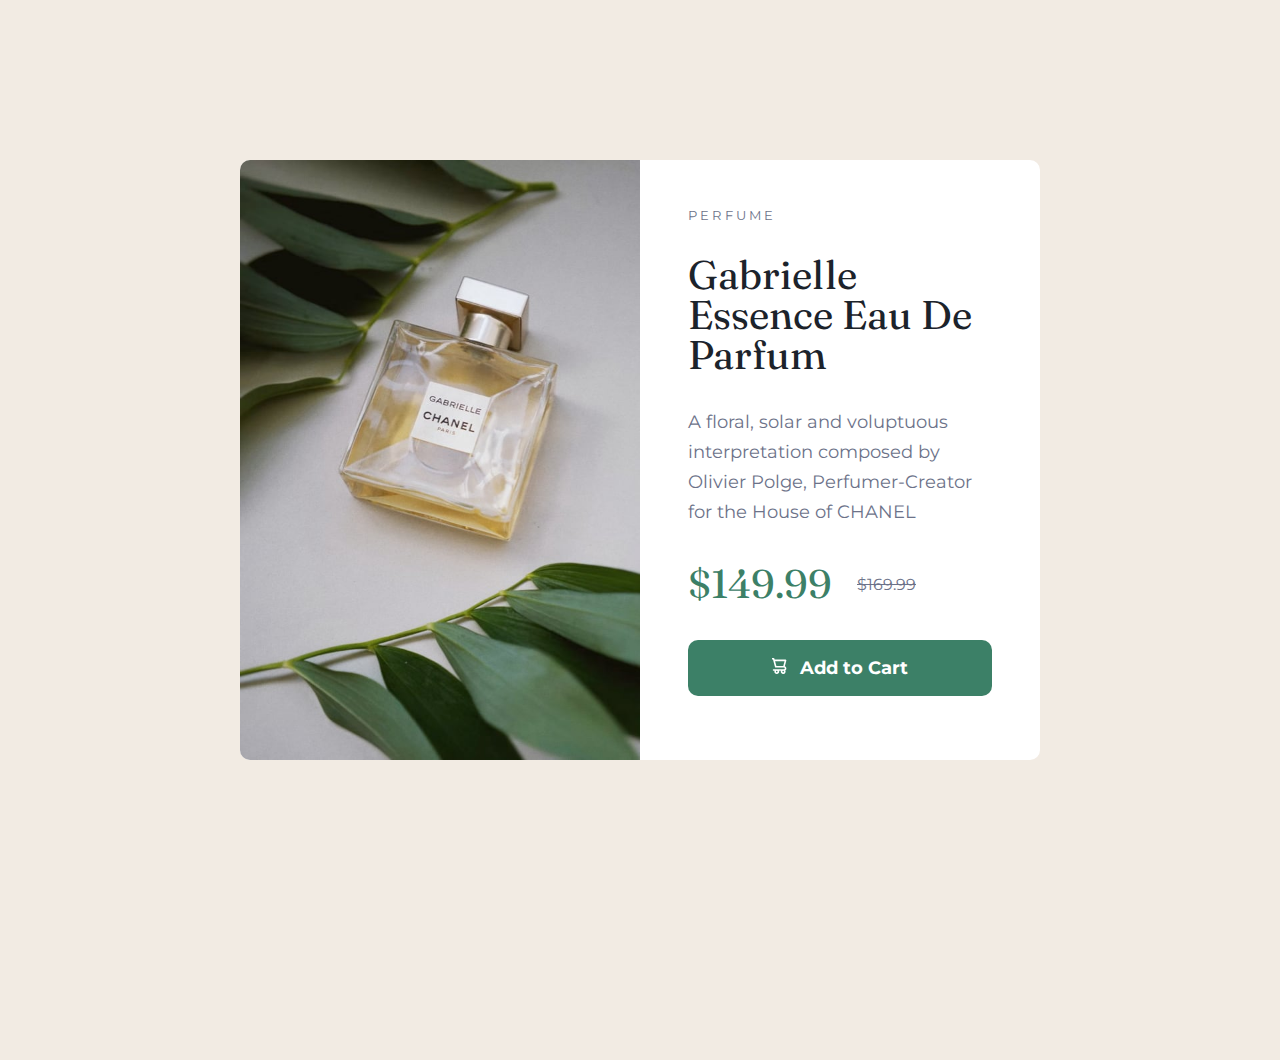
<file: product-preview-card-component/index.html>
<!DOCTYPE html>
<html lang="en">
  <head>
    <meta charset="UTF-8" />
    <meta name="viewport" content="width=device-width, initial-scale=1" />

    <link
      rel="icon"
      type="image/png"
      sizes="32x32"
      href="./images/favicon-32x32.png"
    />
    <link rel="stylesheet" href="./css/style.css" />
    <link
      rel="stylesheet"
      media="screen and (max-width: 375px)"
      href="./css/mobile.css"
    />
    <title>CR | Product preview card component</title>
  </head>
  <body>
    <div class="container">
      <div class="card">
        <div class="image-preview">
          <img
            class="img-desk"
            src="./images/image-product-desktop.jpg"
            alt="product-preview"
          />
          <img
            class="img-mob"
            src="./images/image-product-mobile.jpg"
            alt="product-preview"
          />
        </div>
        <div class="text">
          <ul>
            <li class="cat-text">PERFUME</li>
            <li class="title">Gabrielle Essence Eau De Parfum</li>
            <li class="description">
              A floral, solar and voluptuous interpretation composed by Olivier
              Polge, Perfumer-Creator for the House of CHANEL
            </li>
            <li class="price-tag">$149.99 <span>$169.99</span></li>
            <li>
              <button>
                <svg
                  width="15px"
                  height="16px"
                  xmlns="http://www.w3.org/2000/svg"
                >
                  <path
                    d="M14.383 10.388a2.397 2.397 0 0 0-1.518-2.222l1.494-5.593a.8.8 0 0 0-.144-.695.8.8 0 0 0-.631-.28H2.637L2.373.591A.8.8 0 0 0 1.598 0H0v1.598h.983l1.982 7.4a.8.8 0 0 0 .799.59h8.222a.8.8 0 0 1 0 1.599H1.598a.8.8 0 1 0 0 1.598h.943a2.397 2.397 0 1 0 4.507 0h1.885a2.397 2.397 0 1 0 4.331-.376 2.397 2.397 0 0 0 1.12-2.021ZM11.26 7.99H4.395L3.068 3.196h9.477L11.26 7.991Zm-6.465 6.392a.8.8 0 1 1 0-1.598.8.8 0 0 1 0 1.598Zm6.393 0a.8.8 0 1 1 0-1.598.8.8 0 0 1 0 1.598Z"
                    fill="#FFF"
                  />
                </svg>
                Add to Cart
              </button>
            </li>
          </ul>
        </div>
      </div>
    </div>

    <!-- <div class="attribution">
      Challenge by
      <a href="https://www.frontendmentor.io?ref=challenge" target="_blank"
        >Frontend Mentor</a
      >. Coded by <a href="#">Your Name Here</a>.
    </div> -->
  </body>
</html>
</file>
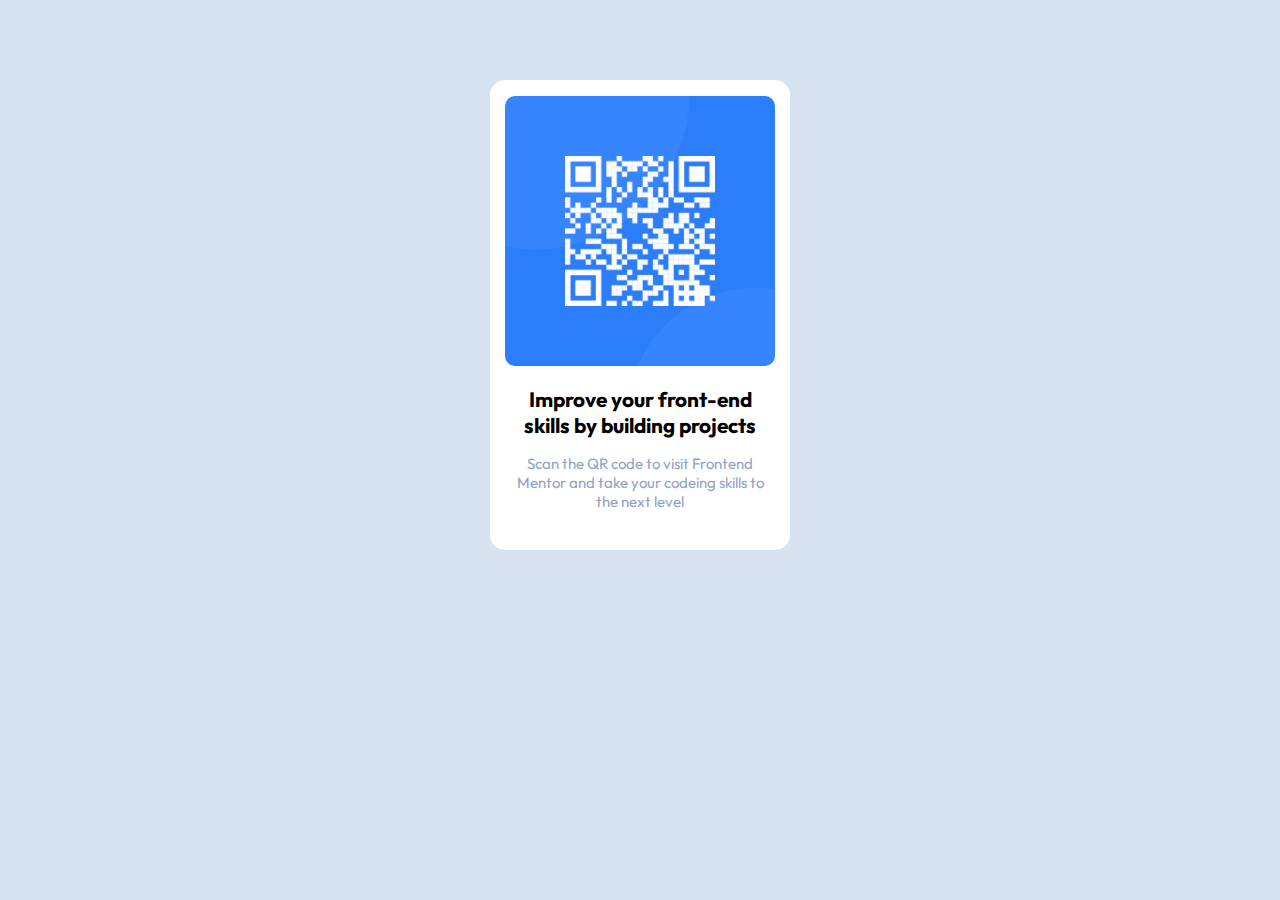
<file: qr-code-component/index.html>
<!DOCTYPE html>
<html lang="en">
  <head>
    <meta charset="UTF-8" />
    <meta name="viewport" content="width=device-width, initial-scale=1.0" />
    <link
      rel="icon"
      type="image/png"
      sizes="32x32"
      href="./images/favicon-32x32.png"
    />
    <link rel="stylesheet" href="./css/style.css" />
    <title>CR | QR code component</title>
  </head>
  <body>
    <main>
      <div class="card">
        <div class="qr-code">
          <img src="./images/image-qr-code.png" alt="qr-code" />
        </div>
        <div class="description">
          <h1>Improve your front-end skills by building projects</h1>
          <p>
            Scan the QR code to visit Frontend Mentor and take your codeing
            skills to the next level
          </p>
        </div>
      </div>
    </main>

    <!-- <div class="attribution">
      Challenge by
      <a href="https://www.frontendmentor.io?ref=challenge" target="_blank"
        >Frontend Mentor</a
      >. Coded by <a href="#">Your Name Here</a>.
    </div> -->
  </body>
</html>
</file>
<file: product-preview-card-component/css/style.css>
@import url("https://fonts.googleapis.com/css2?family=Montserrat:wght@400;700&display=swap");
@import url("https://fonts.googleapis.com/css2?family=Fraunces:opsz,wght@9..144,700&display=swap");

:root {
  --primary-color-cyan: hsl(158, 36%, 37%);
  --primary-color-cream: hsl(30, 38%, 92%);
  --seconary-color-dark-blue: hsl(212, 21%, 14%);
  --seconary-color-grayish-blue: hsl(228, 12%, 48%);
  --seconary-color-white: hsl(0, 0%, 100%);
  --primary-font: "Montserrat", sans-serif;
  --seconary-font: "Fraunces", serif;
}

* {
  padding: 0;
  margin: 0;
  box-sizing: border-box;
  font-family: var(--primary-font);
  color: var(--seconary-color-grayish-blue);
}

body {
  background-color: var(--primary-color-cream);
}

ul {
  list-style-type: none;
}

.container {
  width: 100vw;
  height: 100vh;
}

.card {
  display: flex;
  margin: 10rem auto;
  width: 800px;
  height: 600px;
  background-color: var(--seconary-color-white);
  border-radius: 10px;
}

.image-preview {
  width: 50%;
  /* background: url(../images/image-product-desktop.jpg);
  background-size: cover; */
}

img {
  width: 100%;
  border-radius: 10px 0 0 10px;
}

.text {
  width: 50%;
  height: 100%;
  padding: 3rem;
}

li {
  margin-bottom: 2rem;
}

.cat-text {
  letter-spacing: 0.2rem;
  font-size: 0.8rem;
}

.title {
  font-family: var(--seconary-font);
  color: var(--seconary-color-dark-blue);
  font-size: 2.5rem;
  line-height: 1;
  padding-right: 1rem;
}

.description {
  font-size: 1.1rem;
  line-height: 1.7;
}

.price-tag {
  color: var(--primary-color-cyan);
  font-family: var(--seconary-font);
  font-size: 2.5rem;
}

span {
  position: relative;
  font-size: 1rem;
  text-decoration: line-through;
  margin-left: 1rem;
  top: -0.5rem;
}

button {
  border: none;
  background-color: var(--primary-color-cyan);
  color: var(--seconary-color-white);
  font-size: 1.1rem;
  font-weight: 700;
  width: 100%;
  border-radius: 10px;
  height: 3.5rem;
  cursor: pointer;
}

svg {
  margin-right: 0.5rem;
}

.img-mob {
  display: none;
}
</file>
<file: product-preview-card-component/css/mobile.css>
.card {
  flex-direction: column;
  margin: 1rem auto;
  width: 90%;
  height: 600px;
}

.img-desk {
  display: none;
}

.img-mob {
  display: block;
}

.image-preview,
.text {
  width: 100%;
}

img {
  border-radius: 10px 10px 0 0;
}

.text {
  padding: 1.5rem;
}

li {
  margin-bottom: 1rem;
}

.title {
  font-size: 2rem;
  line-height: 1;
  padding-right: 0;
}

.description {
  font-size: 0.87rem;
}

.price-tag {
  font-size: 2rem;
}

span {
  font-size: 0.8rem;
}

button {
  font-size: 0.8rem;
  width: 100%;
  border-radius: 10px;
  height: 2.5rem;
}
</file>
<file: qr-code-component/css/style.css>
@import url("https://fonts.googleapis.com/css2?family=Outfit:wght@400;700&display=swap");

:root {
  --color-white: hsl(0, 0%, 100%);
  --color-light-gray: hsl(212, 45%, 89%);
  --color-grayish-blue: hsl(220, 15%, 55%);
  --color-dark-blue: hsl(219, 32%, 67%);
  --primary-font: "Outfit", sans-serif;
}

* {
  margin: 0;
  padding: 0;
  box-sizing: border-box;
  font-family: var(--primary-font);
}

body {
  background-color: var(--color-light-gray);
}

main {
  display: flex;
  margin: 5rem auto;
  justify-content: center;
  align-content: center;
}

.card {
  display: flex;
  flex-direction: column;
  justify-content: center;
  align-items: center;
  width: 300px;
  height: 470px;
  background-color: var(--color-white);
  border-radius: 15px;
}

.qr-code {
  width: 90%;
}

img {
  width: 100%;
  border-radius: 10px;
}

.description {
  text-align: center;
  padding: 1.4rem;
  padding-top: 1rem;
}

h1 {
  font-size: 1.3rem;
  margin-bottom: 1rem;
}

p {
  font-size: 15px;
  color: var(--color-dark-blue);
}
</file>
